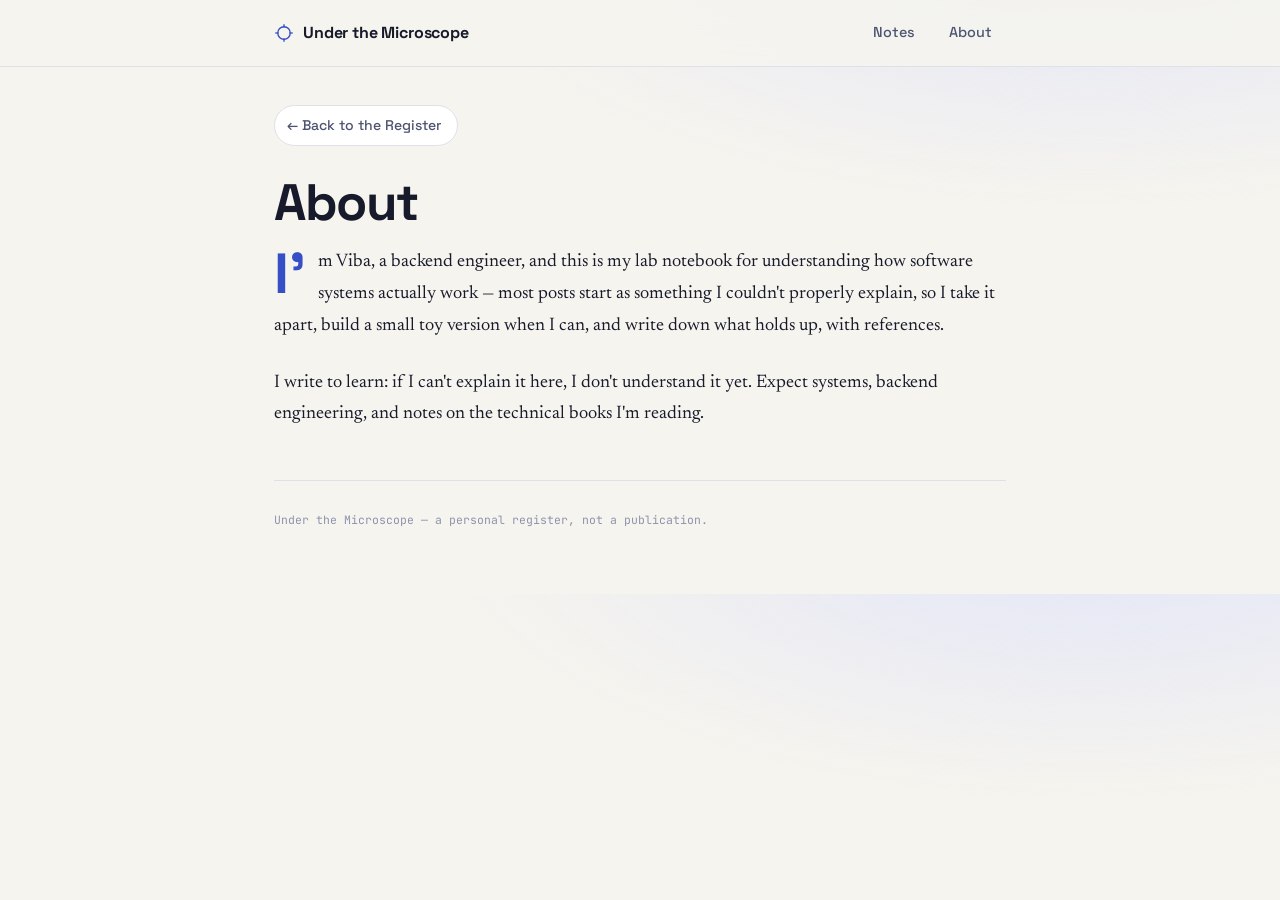
<file: docs/about.html>
<!doctype html>
<html lang="en">
<head>
  <meta charset="UTF-8">
  <meta name="viewport" content="width=device-width, initial-scale=1">
  <title>About — Under the Microscope</title>
  <meta name="robots" content="noindex, nofollow">
  <link rel="stylesheet" href="style.css">
</head>
<body>
  <nav class="site-nav">
    <div class="wrap site-nav__inner">
      <a class="site-nav__brand" href="index.html">
        <svg class="reticle" viewBox="0 0 24 24" fill="none" xmlns="http://www.w3.org/2000/svg" aria-hidden="true">
          <circle cx="12" cy="12" r="7.5" stroke-width="1.6"/>
          <line x1="12" y1="1.5" x2="12" y2="5.5" stroke-width="1.6"/>
          <line x1="12" y1="18.5" x2="12" y2="22.5" stroke-width="1.6"/>
          <line x1="1.5" y1="12" x2="5.5" y2="12" stroke-width="1.6"/>
          <line x1="18.5" y1="12" x2="22.5" y2="12" stroke-width="1.6"/>
        </svg>
        <span>Under the Microscope</span>
      </a>
      <button class="site-nav__toggle" id="nav-toggle" type="button" aria-expanded="false" aria-controls="nav-menu" aria-label="Open menu">
        <span></span><span></span><span></span>
      </button>
      <div class="site-nav__menu" id="nav-menu">
        <a href="index.html">Notes</a>
        <a href="about.html">About</a>
      </div>
    </div>
  </nav>
  <main class="wrap">
    <a class="back-link" href="index.html">&larr; Back to the Register</a>
    <article>
      <h1 class="post-title">About</h1>
      <div class="post-content">
        <p>I'm Viba, a backend engineer, and this is my lab notebook for understanding how software systems actually work — most posts start as something I couldn't properly explain, so I take it apart, build a small toy version when I can, and write down what holds up, with references.</p>
        <p>I write to learn: if I can't explain it here, I don't understand it yet. Expect systems, backend engineering, and notes on the technical books I'm reading.</p>
      </div>
    </article>
    <footer class="colophon">
      <div class="colophon__row">
        <span>Under the Microscope — a personal register, not a publication.</span>
      </div>
    </footer>
  </main>
  <script src="nav.js"></script>
</body>
</html>
</file>
<file: docs/style.css>
/* ===================================================================
   UNDER THE MICROSCOPE â€” public site styles (2026 redesign)
   A modern editorial publication: warm paper, deep ink, one vivid
   indigo accent, category "specimen label" colors, real dark mode.
   Class hooks are unchanged from the previous design â€” script.js
   renders exactly the same markup; only the presentation moved.
   =================================================================== */

@import url('https://fonts.googleapis.com/css2?family=Space+Grotesk:wght@500;600;700&family=Newsreader:ital,opsz,wght@0,6..72,400;0,6..72,500;0,6..72,600;1,6..72,400;1,6..72,500&family=JetBrains+Mono:wght@400;500;600&display=swap');

:root {
  --bg: #F6F4EE;
  --bg-tint: #E9E9F2;
  --surface: #FFFFFF;
  --surface-soft: #EFEFF5;
  --ink: #171A2B;
  --ink-dim: #4E5470;
  --ink-faint: #8E93AC;
  --line: #DFE0EA;
  --line-strong: #C2C5D8;
  --accent: #364FC7;
  --accent-deep: #2B3A8F;
  --accent-wash: #E1E5F8;
  --amber: #E07B39;
  --code-bg: #0E1120;
  --code-ink: #DEE3F5;

  --cat-teal: #364FC7;
  --cat-amber:  #B4652B;
  --cat-rust:   #B0492F;
  --cat-indigo: #3B5BDB;
  --cat-moss:   #5F7A2E;
  --cat-plum:   #8A3B6E;

  --display: 'Space Grotesk', system-ui, sans-serif;
  --body: 'Newsreader', Georgia, serif;
  --mono: 'JetBrains Mono', 'SF Mono', monospace;

  --max-width: 780px;
  --wide-width: 1140px;
  --radius: 18px;
  --shadow-card: 0 1px 2px rgba(23, 26, 43, 0.05), 0 4px 16px rgba(23, 26, 43, 0.05);
  --shadow-lift: 0 2px 4px rgba(23, 26, 43, 0.06), 0 16px 40px rgba(23, 26, 43, 0.12);
}

@media (prefers-color-scheme: dark) {
  :root {
    --bg: #0C0E18;
    --bg-tint: #101322;
    --surface: #151830;
    --surface-soft: #1B1F3A;
    --ink: #ECEEF8;
    --ink-dim: #A9AECB;
    --ink-faint: #6D7292;
    --line: #262B47;
    --line-strong: #39406A;
    --accent: #8A97F5;
    --accent-deep: #AEB8FA;
    --accent-wash: #1E2450;
    --amber: #F0A35E;
    --code-bg: #080A14;
    --code-ink: #DEE3F5;
    --shadow-card: 0 1px 2px rgba(0,0,0,0.4), 0 4px 16px rgba(0,0,0,0.35);
    --shadow-lift: 0 2px 4px rgba(0,0,0,0.4), 0 16px 40px rgba(0,0,0,0.55);
  }
}

* { box-sizing: border-box; }

html { scroll-behavior: smooth; }

@media (prefers-reduced-motion: reduce) {
  html { scroll-behavior: auto; }
  * { animation-duration: 0.01ms !important; transition-duration: 0.01ms !important; }
}

body {
  margin: 0;
  background:
    radial-gradient(1100px 480px at 85% -80px, var(--accent-wash), transparent 60%),
    var(--bg);
  color: var(--ink);
  font-family: var(--body);
  font-size: 18px;
  line-height: 1.65;
  -webkit-font-smoothing: antialiased;
  text-rendering: optimizeLegibility;
}

::selection { background: var(--accent); color: #fff; }

a { color: var(--ink); text-decoration-color: var(--accent); text-underline-offset: 3px; }
a:hover { color: var(--accent); }
a:focus-visible, button:focus-visible, input:focus-visible {
  outline: 2px solid var(--accent);
  outline-offset: 3px;
  border-radius: 4px;
}

.wrap { max-width: var(--max-width); margin: 0 auto; padding: 0 24px; }
.wrap--wide { max-width: var(--wide-width); }

/* ---------------- Reading progress (post page) ---------------- */

.reading-progress {
  position: fixed;
  top: 0; left: 0;
  height: 3px;
  width: 0%;
  background: linear-gradient(90deg, var(--accent), var(--amber));
  z-index: 60;
  transition: width 0.08s linear;
}

/* ---------------- Top nav ---------------- */

.site-nav {
  position: sticky;
  top: 0;
  z-index: 50;
  border-bottom: 1px solid var(--line);
  background: color-mix(in srgb, var(--bg) 82%, transparent);
  backdrop-filter: blur(14px);
  -webkit-backdrop-filter: blur(14px);
}
.site-nav__inner {
  display: flex;
  align-items: center;
  justify-content: space-between;
  padding-top: 14px;
  padding-bottom: 14px;
}
.site-nav__brand {
  display: flex;
  align-items: center;
  gap: 9px;
  font-family: var(--display);
  font-weight: 700;
  font-size: 1rem;
  letter-spacing: -0.01em;
  color: var(--ink);
  text-decoration: none;
}
.site-nav__brand .reticle { width: 20px; height: 20px; color: var(--accent); transition: transform 0.45s ease; }
.site-nav__brand:hover { color: var(--ink); }
.site-nav__brand:hover .reticle { transform: rotate(90deg); }

.site-nav__menu {
  display: flex;
  gap: 6px;
  font-family: var(--display);
  font-size: 0.9rem;
  font-weight: 500;
}
.site-nav__menu a {
  color: var(--ink-dim);
  text-decoration: none;
  padding: 7px 14px;
  border-radius: 999px;
  transition: background 0.15s ease, color 0.15s ease;
}
.site-nav__menu a:hover { color: var(--ink); background: var(--surface-soft); }

.site-nav__toggle {
  display: none;
  flex-direction: column;
  justify-content: center;
  gap: 4px;
  width: 36px;
  height: 36px;
  background: none;
  border: none;
  cursor: pointer;
  padding: 0;
}
.site-nav__toggle span { display: block; width: 20px; height: 2px; background: var(--ink); border-radius: 1px; }

@media (max-width: 640px) {
  .site-nav__menu {
    display: none;
    position: absolute;
    top: 100%;
    right: 12px;
    left: 12px;
    flex-direction: column;
    gap: 2px;
    background: var(--surface);
    border: 1px solid var(--line);
    border-radius: 14px;
    box-shadow: var(--shadow-lift);
    padding: 8px;
  }
  .site-nav__menu.open { display: flex; }
  .site-nav__menu a { padding: 11px 14px; }
  .site-nav__toggle { display: flex; }
}

/* ---------------- Reticle mark ---------------- */

.reticle {
  display: inline-block;
  width: 0.8em;
  height: 0.8em;
  vertical-align: -0.08em;
  flex-shrink: 0;
}
.reticle circle, .reticle line { stroke: currentColor; }

/* ---------------- Masthead ---------------- */

.masthead {
  padding: 84px 0 44px;
  text-align: left;
}

.masthead__brand {
  display: flex;
  align-items: center;
  gap: 12px;
  color: var(--accent);
}
.masthead__brand .reticle { width: 30px; height: 30px; transition: transform 0.5s ease; }
.masthead__brand:hover .reticle { transform: rotate(90deg); }

.masthead__title {
  font-family: var(--display);
  font-weight: 700;
  font-size: clamp(2.9rem, 7.5vw, 4.6rem);
  line-height: 0.98;
  letter-spacing: -0.03em;
  margin: 0;
  color: var(--ink);
  max-width: 12ch;
}

.masthead__sub {
  font-size: 1.22rem;
  font-style: italic;
  color: var(--ink-dim);
  margin: 20px 0 0;
  max-width: 56ch;
  line-height: 1.55;
}

.masthead__stats {
  font-family: var(--mono);
  font-size: 12.5px;
  color: var(--ink-faint);
  margin-top: 26px;
  display: flex;
  gap: 10px;
  flex-wrap: wrap;
}
.masthead__stats span {
  background: var(--surface);
  border: 1px solid var(--line);
  border-radius: 999px;
  padding: 6px 13px;
  box-shadow: var(--shadow-card);
}
.masthead__stats b { color: var(--accent); font-weight: 600; }

/* ---------------- Filter bar ---------------- */

.filters {
  position: sticky;
  top: 61px;
  z-index: 40;
  padding: 14px 16px;
  margin: 0 -16px;
  border: 1px solid var(--line);
  border-radius: 16px;
  background: color-mix(in srgb, var(--surface) 86%, transparent);
  backdrop-filter: blur(14px);
  -webkit-backdrop-filter: blur(14px);
  box-shadow: var(--shadow-card);
  display: flex;
  flex-direction: column;
  gap: 12px;
}

.filters__pills {
  display: flex;
  flex-wrap: wrap;
  gap: 8px;
}

.pill {
  font-family: var(--display);
  font-size: 0.84rem;
  font-weight: 500;
  background: transparent;
  border: 1px solid var(--line-strong);
  color: var(--ink-dim);
  padding: 7px 15px;
  border-radius: 999px;
  cursor: pointer;
  transition: all 0.15s ease;
}
.pill:hover { border-color: var(--cat-color, var(--accent)); color: var(--ink); transform: translateY(-1px); }
.pill[aria-pressed="true"] {
  background: var(--cat-color, var(--accent));
  border-color: var(--cat-color, var(--accent));
  color: #fff;
  box-shadow: 0 4px 14px color-mix(in srgb, var(--cat-color, var(--accent)) 35%, transparent);
}
@media (prefers-color-scheme: dark) {
  .pill[aria-pressed="true"] { color: #0C0E18; }
}

.filters__row2 {
  display: flex;
  gap: 10px;
  align-items: center;
  flex-wrap: wrap;
}

.search-input {
  font-family: var(--body);
  font-size: 1rem;
  background: var(--surface-soft);
  border: 1px solid var(--line);
  color: var(--ink);
  padding: 11px 16px;
  border-radius: 12px;
  flex: 1 1 240px;
  min-width: 0;
  transition: border-color 0.15s ease, box-shadow 0.15s ease;
}
.search-input::placeholder { color: var(--ink-faint); }
.search-input:focus {
  border-color: var(--accent);
  box-shadow: 0 0 0 4px var(--accent-wash);
  outline: none;
}

.active-tag-note {
  font-family: var(--mono);
  font-size: 12px;
  color: var(--ink-dim);
  display: flex;
  align-items: center;
  gap: 8px;
}
.active-tag-note button {
  font-family: var(--mono);
  font-size: 12px;
  background: none;
  border: none;
  color: var(--accent);
  cursor: pointer;
  padding: 0;
  text-decoration: underline;
}

/* ---------------- Register (feed list) ---------------- */

.register {
  padding: 34px 0 90px;
  display: grid;
  grid-template-columns: 1fr 1fr;
  gap: 22px;
}

.entry {
  background: var(--surface);
  border: 1px solid var(--line);
  border-radius: var(--radius);
  padding: 28px 28px 24px;
  box-shadow: var(--shadow-card);
  transition: transform 0.18s ease, box-shadow 0.18s ease, border-color 0.18s ease;
  display: flex;
  flex-direction: column;
}
.entry:hover {
  transform: translateY(-3px);
  box-shadow: var(--shadow-lift);
  border-color: color-mix(in srgb, var(--cat-color, var(--accent)) 45%, var(--line));
}

/* The newest entry leads the page â€” full width, oversized type. */
.entry:first-child {
  grid-column: 1 / -1;
  padding: 44px 48px 38px;
  background:
    radial-gradient(640px 300px at 100% 0%, var(--accent-wash), transparent 55%),
    var(--surface);
}
.entry:first-child .entry__title { font-size: clamp(1.9rem, 4.2vw, 2.7rem); }
.entry:first-child .entry__excerpt { font-size: 1.13rem; max-width: 62ch; }

.entry__link {
  display: block;
  text-decoration: none;
  color: inherit;
  flex: 1;
}
.entry__link:hover { color: inherit; }
.entry__link:hover .entry__title { color: var(--cat-color, var(--accent)); }
.entry__link:focus-visible { outline: 2px solid var(--accent); outline-offset: 6px; border-radius: 6px; }

.entry__meta-row {
  font-family: var(--mono);
  font-size: 11.5px;
  color: var(--ink-faint);
  letter-spacing: 0.04em;
  text-transform: uppercase;
  margin-bottom: 14px;
  display: flex;
  align-items: center;
  gap: 9px;
  flex-wrap: wrap;
}
.entry__meta-row .reticle { color: var(--cat-color, var(--accent)); }
.entry__category {
  color: var(--cat-color, var(--accent));
  border: 1px solid color-mix(in srgb, var(--cat-color, var(--accent)) 35%, transparent);
  background: color-mix(in srgb, var(--cat-color, var(--accent)) 12%, var(--surface));
  padding: 3px 10px;
  border-radius: 999px;
  font-size: 11px;
  font-weight: 600;
}

.entry__title {
  font-family: var(--display);
  font-weight: 600;
  font-size: 1.45rem;
  line-height: 1.18;
  letter-spacing: -0.015em;
  margin: 0 0 10px;
  color: var(--ink);
  transition: color 0.15s ease;
}

.entry__excerpt {
  color: var(--ink-dim);
  font-size: 1.02rem;
  line-height: 1.6;
  margin: 0 0 8px;
}

.entry__tags { display: flex; flex-wrap: wrap; gap: 6px; margin-top: 14px; }
.tag-chip {
  font-family: var(--mono);
  font-size: 11px;
  color: var(--ink-dim);
  background: var(--surface-soft);
  border: 1px solid var(--line);
  padding: 3px 10px;
  border-radius: 999px;
  text-decoration: none;
  line-height: 1.7;
  display: inline-block;
  transition: all 0.13s ease;
}
.tag-chip:hover { border-color: var(--amber); color: var(--amber); transform: translateY(-1px); }

.register__empty {
  grid-column: 1 / -1;
  padding: 70px 0;
  color: var(--ink-dim);
  font-style: italic;
  text-align: center;
  font-size: 1.1rem;
}

/* ---------------- Post / entry page ---------------- */

.back-link {
  display: inline-flex;
  align-items: center;
  gap: 6px;
  margin: 38px 0 30px;
  font-family: var(--display);
  font-size: 0.88rem;
  font-weight: 500;
  color: var(--ink-dim);
  text-decoration: none;
  padding: 8px 16px 8px 12px;
  border: 1px solid var(--line);
  border-radius: 999px;
  background: var(--surface);
  transition: all 0.15s ease;
}
.back-link:hover { color: var(--accent); border-color: var(--accent); transform: translateX(-2px); }

.post-category {
  display: inline-flex;
  align-items: center;
  gap: 7px;
  font-family: var(--mono);
  font-size: 12px;
  font-weight: 600;
  letter-spacing: 0.05em;
  text-transform: uppercase;
  color: var(--cat-color, var(--accent));
  background: color-mix(in srgb, var(--cat-color, var(--accent)) 10%, var(--surface));
  border: 1px solid color-mix(in srgb, var(--cat-color, var(--accent)) 30%, transparent);
  padding: 6px 13px;
  border-radius: 999px;
  margin-bottom: 20px;
}
.post-category a { color: inherit; text-decoration: none; }
.post-category .reticle { width: 12px; height: 12px; }

.post-title {
  font-family: var(--display);
  font-weight: 700;
  font-size: clamp(2.1rem, 6vw, 3.2rem);
  line-height: 1.04;
  letter-spacing: -0.028em;
  margin: 0 0 18px;
  color: var(--ink);
}

.post-meta {
  font-family: var(--mono);
  font-size: 12.5px;
  color: var(--ink-faint);
  padding-bottom: 26px;
  margin-bottom: 34px;
  border-bottom: 1px solid var(--line);
  display: flex;
  gap: 16px;
  flex-wrap: wrap;
}

.post-content { font-size: 1.14rem; line-height: 1.75; color: var(--ink); padding-bottom: 24px; }
.post-content p { margin: 0 0 1.35em; }
.post-content > p:first-of-type::first-letter {
  font-family: var(--display);
  font-weight: 700;
  font-size: 3.1em;
  float: left;
  line-height: 0.82;
  padding: 4px 12px 0 0;
  color: var(--accent);
}
.post-content h1, .post-content h2, .post-content h3, .post-content h4 {
  font-family: var(--display);
  font-weight: 600;
  color: var(--ink);
  letter-spacing: -0.015em;
  margin: 1.9em 0 0.65em;
  line-height: 1.2;
}
.post-content h1 { font-size: 1.65rem; }
.post-content h2 { font-size: 1.45rem; }
.post-content h3 { font-size: 1.22rem; }
.post-content h4 { font-size: 1.08rem; }
.post-content strong { color: var(--ink); font-weight: 600; }
.post-content a {
  color: var(--accent-deep);
  text-decoration-color: color-mix(in srgb, var(--accent) 40%, transparent);
  text-decoration-thickness: 1.5px;
}
.post-content a:hover { color: var(--accent); }
.post-content code {
  font-family: var(--mono);
  background: var(--surface-soft);
  border: 1px solid var(--line);
  padding: 0.12em 0.42em;
  border-radius: 6px;
  font-size: 0.86em;
  color: var(--accent-deep);
}
.post-content pre {
  background: var(--code-bg);
  color: var(--code-ink);
  padding: 20px 22px;
  border-radius: 14px;
  overflow-x: auto;
  margin: 0 0 1.5em;
  font-size: 0.92rem;
  line-height: 1.6;
  box-shadow: var(--shadow-card);
}
.post-content pre code { background: none; border: none; color: inherit; padding: 0; font-size: inherit; }
.post-content blockquote {
  margin: 1.8em 0;
  padding: 6px 0 6px 26px;
  border-left: 3px solid var(--accent);
  color: var(--ink-dim);
  font-style: italic;
  font-size: 1.16em;
  line-height: 1.6;
}
.post-content ul, .post-content ol { margin: 0 0 1.35em; padding-left: 1.35em; }
.post-content li { margin-bottom: 0.45em; }
.post-content li::marker { color: var(--accent); font-weight: 600; }
.post-content img { max-width: 100%; border-radius: 14px; box-shadow: var(--shadow-card); }
.post-content hr { border: none; border-top: 1px solid var(--line); margin: 2.4em 0; }

/* Tables â€” new in the redesign; her comparison-heavy posts need them. */
.post-content table {
  width: 100%;
  border-collapse: separate;
  border-spacing: 0;
  margin: 0 0 1.6em;
  font-size: 0.94em;
  background: var(--surface);
  border: 1px solid var(--line);
  border-radius: 14px;
  overflow: hidden;
  box-shadow: var(--shadow-card);
}
.post-content th, .post-content td {
  padding: 11px 16px;
  text-align: left;
  border-bottom: 1px solid var(--line);
  line-height: 1.5;
}
.post-content thead th {
  font-family: var(--display);
  font-size: 0.82em;
  font-weight: 600;
  letter-spacing: 0.03em;
  text-transform: uppercase;
  background: var(--surface-soft);
  color: var(--ink-dim);
}
.post-content tbody tr:last-child td { border-bottom: none; }
.post-content tbody tr { transition: background 0.12s ease; }
.post-content tbody tr:hover { background: var(--surface-soft); }

.post-content .callout {
  margin: 1.8em 0;
  padding: 20px 24px;
  border-radius: 14px;
  border: 1px solid var(--line);
  border-left: 4px solid var(--accent);
  background: var(--surface);
  box-shadow: var(--shadow-card);
  font-size: 0.98em;
}
.post-content .callout p { margin: 0 0 0.6em; }
.post-content .callout p:last-child { margin-bottom: 0; }
.post-content .callout__label {
  display: inline-block;
  font-family: var(--mono);
  font-size: 11px;
  font-weight: 600;
  letter-spacing: 0.07em;
  text-transform: uppercase;
  margin: 0 0 9px;
  padding: 3px 10px;
  border-radius: 999px;
}
.post-content .callout--observation { border-left-color: var(--accent); background: var(--accent-wash); }
.post-content .callout--observation .callout__label { background: var(--accent); color: #fff; }
.post-content .callout--experiment { border-left-color: var(--amber); background: color-mix(in srgb, var(--amber) 9%, var(--surface)); }
.post-content .callout--experiment .callout__label { background: var(--amber); color: #fff; }
.post-content .callout--takeaway { border: none; background: var(--ink); box-shadow: var(--shadow-lift); }
.post-content .callout--takeaway .callout__label { background: rgba(255,255,255,0.16); color: var(--bg); }
.post-content .callout--takeaway p { color: var(--bg); }
@media (prefers-color-scheme: dark) {
  .post-content .callout--takeaway { background: var(--accent-wash); }
  .post-content .callout--takeaway p { color: var(--ink); }
  .post-content .callout--takeaway .callout__label { background: var(--accent); color: #0C0E18; }
}

.post-tags {
  display: flex;
  flex-wrap: wrap;
  gap: 8px;
  padding-bottom: 26px;
}

.share {
  border-top: 1px solid var(--line);
  padding: 26px 0;
  display: flex;
  align-items: center;
  gap: 14px;
  flex-wrap: wrap;
}
.share__label {
  font-family: var(--mono);
  font-size: 11.5px;
  text-transform: uppercase;
  letter-spacing: 0.06em;
  color: var(--ink-faint);
}
.share__btn {
  font-family: var(--display);
  font-size: 0.88rem;
  font-weight: 500;
  background: var(--surface);
  border: 1px solid var(--line-strong);
  color: var(--ink);
  padding: 9px 18px;
  border-radius: 999px;
  cursor: pointer;
  transition: all 0.15s ease;
  box-shadow: var(--shadow-card);
}
.share__btn:hover { border-color: var(--accent); color: var(--accent); transform: translateY(-1px); }

.post-nav {
  display: flex;
  justify-content: space-between;
  gap: 18px;
  padding: 6px 0 70px;
}
.post-nav__link {
  display: flex;
  flex-direction: column;
  gap: 5px;
  text-decoration: none;
  max-width: 48%;
  background: var(--surface);
  border: 1px solid var(--line);
  border-radius: 14px;
  padding: 18px 20px;
  box-shadow: var(--shadow-card);
  transition: all 0.16s ease;
}
.post-nav__link:hover { transform: translateY(-2px); box-shadow: var(--shadow-lift); border-color: var(--accent); }
.post-nav__link--next { text-align: right; margin-left: auto; align-items: flex-end; }
.post-nav__label {
  font-family: var(--mono);
  font-size: 11px;
  letter-spacing: 0.05em;
  text-transform: uppercase;
  color: var(--ink-faint);
}
.post-nav__title {
  font-family: var(--display);
  font-weight: 600;
  font-size: 1rem;
  line-height: 1.3;
  color: var(--ink);
  transition: color 0.15s ease;
}
.post-nav__link:hover .post-nav__title { color: var(--accent); }

/* ---------------- Footer / colophon ---------------- */

.colophon {
  border-top: 1px solid var(--line);
  padding: 30px 0 64px;
  font-family: var(--mono);
  font-size: 11.5px;
  color: var(--ink-faint);
}
.colophon a { color: var(--ink-faint); text-decoration-color: var(--line); }
.colophon a:hover { color: var(--accent); text-decoration-color: var(--accent); }
.colophon__row { display: flex; justify-content: space-between; gap: 16px; flex-wrap: wrap; }

/* ---------------- Responsive ---------------- */

@media (max-width: 760px) {
  .register { grid-template-columns: 1fr; }
  .entry:first-child { padding: 32px 26px 28px; }
  .filters { top: 57px; }
}

@media (max-width: 480px) {
  .wrap { padding: 0 16px; }
  .masthead { padding: 52px 0 32px; }
  .entry { padding: 24px 22px 20px; }
  .post-nav { flex-direction: column; }
  .post-nav__link, .post-nav__link--next { max-width: 100%; text-align: left; margin-left: 0; align-items: flex-start; }
  .post-content { font-size: 1.08rem; }
}
</file>
